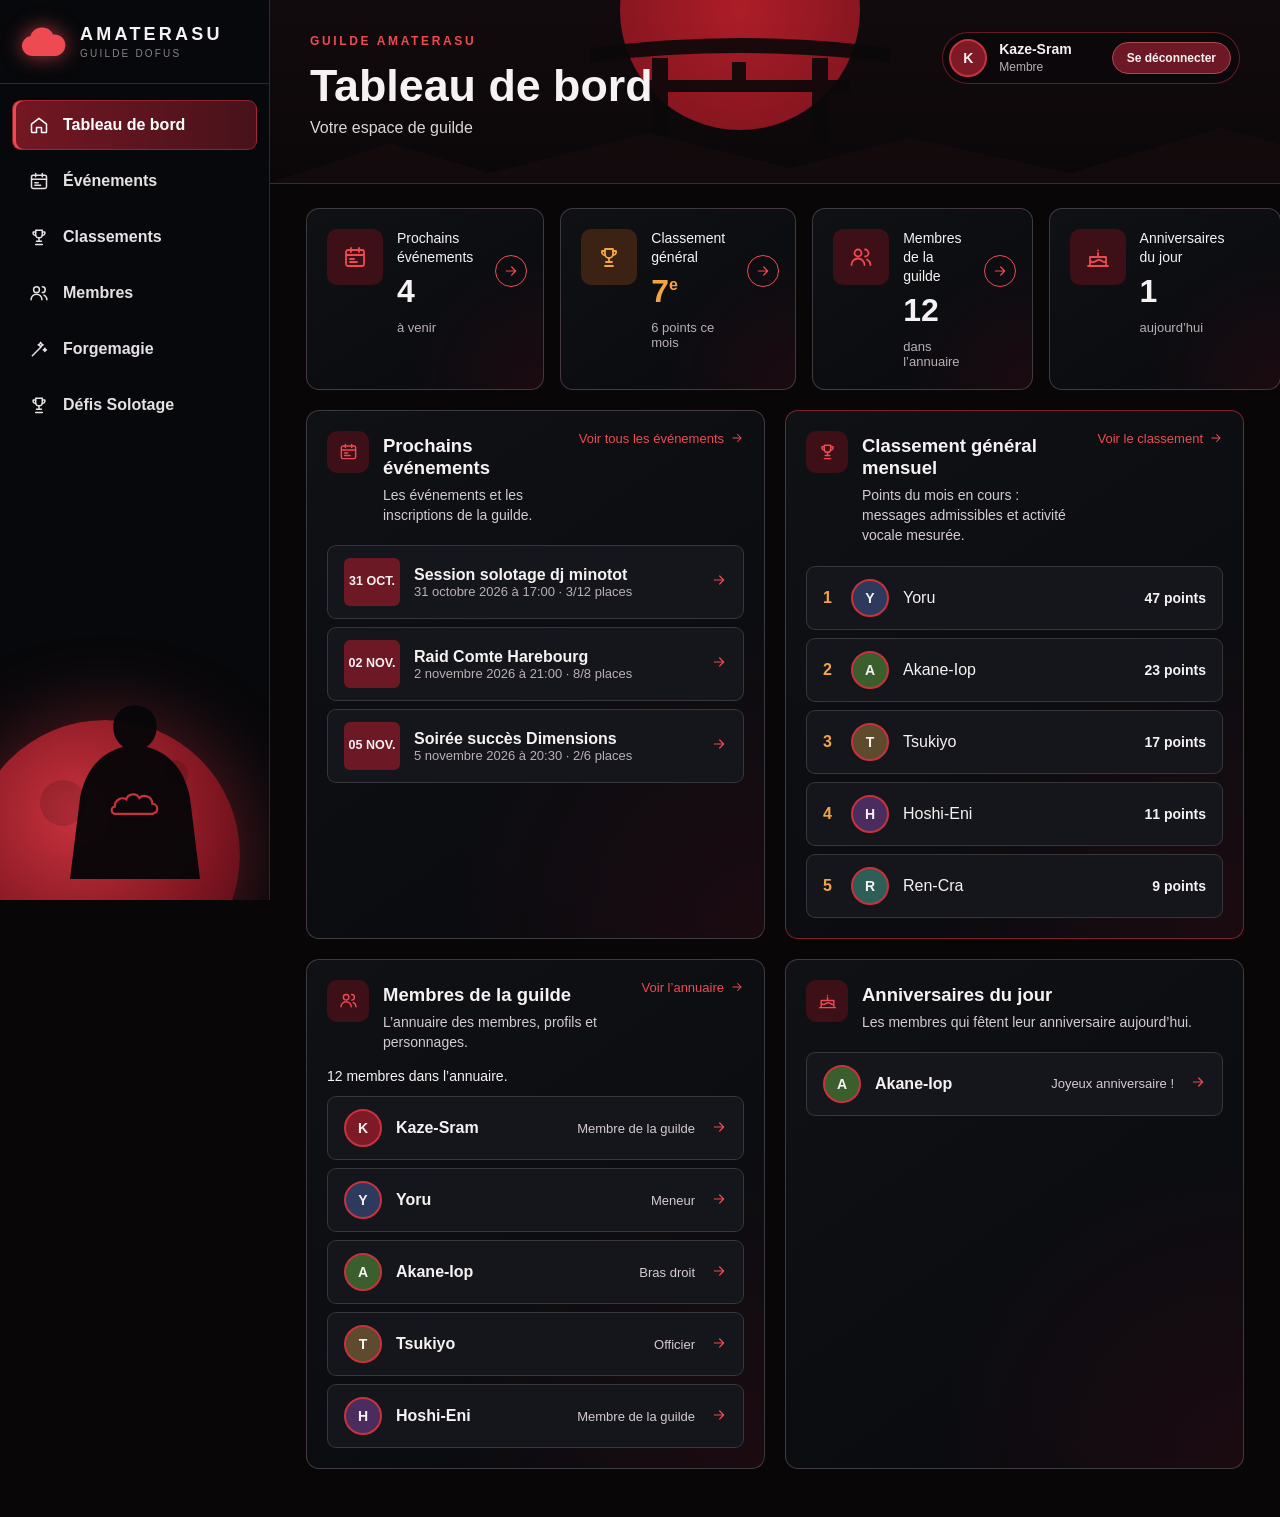
<file: archives/v1-copie-du-site.html>
<!doctype html>
<html lang="fr">
<head>
<meta charset="utf-8">
<meta name="viewport" content="width=device-width, initial-scale=1">
<title>Amaterasu Maquette</title>
<style>
:root{
  --bg:#090608; --side:#07080b; --text:#f6f2f3; --muted:#b9b0b4; --dim:#8a8186;
  --red:#ed4a52; --red-2:#c8323d; --red-deep:#6c1925; --red-line:#a94850;
  --gold:#f2a541; --line:rgba(225,220,225,.16); --line-2:rgba(225,220,225,.22);
  --card:linear-gradient(145deg,#101115,#090a0e);
  --row:#15161b; --green:#3ad17a;
  color-scheme:dark;
}
*{box-sizing:border-box}
html,body{margin:0;background:var(--bg);color:var(--text);font-family:Arial,Helvetica,sans-serif}
a{color:inherit;text-decoration:none}
button,select,input{font:inherit;color:inherit}
.app{display:grid;grid-template-columns:270px 1fr;min-height:100vh}

/* Sidebar */
aside{background:var(--side);border-right:1px solid var(--line);position:sticky;top:0;height:100vh;display:flex;flex-direction:column;overflow:hidden}
.brand{display:flex;gap:14px;align-items:center;padding:24px 20px;border-bottom:1px solid var(--line)}
.brand svg{filter:drop-shadow(0 0 10px rgba(237,74,82,.7))}
.brand b{display:block;letter-spacing:.18em;font-size:18px}
.brand small{display:block;letter-spacing:.22em;font-size:10px;color:var(--dim);margin-top:3px}
nav{padding:16px 12px;display:flex;flex-direction:column;gap:6px;position:relative;z-index:1}
nav a{display:flex;gap:14px;align-items:center;padding:14px 16px;border-radius:9px;font-weight:600;color:#e7e1e3;border:1px solid transparent}
nav a:hover{background:rgba(255,255,255,.04)}
nav a.active{background:linear-gradient(90deg,#741723,#48121b);border-color:rgba(232,57,70,.42);box-shadow:inset 3px 0 0 var(--red);color:#fff}
nav svg{width:20px;height:20px;flex:none}
.side-art{margin-top:auto;position:relative;height:230px;flex:none;pointer-events:none}
@media (max-height:760px){.side-art{height:120px}.side-art svg{display:none}}
.side-art .moon{position:absolute;left:-30px;bottom:-90px;width:270px;height:270px;border-radius:50%;
  background:radial-gradient(circle at 40% 35%,#c8323d,#7d1520 60%,#3a0a10);box-shadow:0 0 80px rgba(200,50,61,.45)}
.side-art .moon::before,.side-art .moon::after{content:"";position:absolute;border-radius:50%;background:rgba(0,0,0,.14)}
.side-art .moon::before{width:46px;height:46px;left:70px;top:60px}
.side-art .moon::after{width:28px;height:28px;left:190px;top:40px}
.side-art svg{position:absolute;left:50%;bottom:20px;transform:translateX(-50%);opacity:.95}

/* Main */
main{min-width:0}
.hero{position:relative;padding:34px 40px 46px;border-bottom:1px solid var(--line);overflow:hidden;
  background:linear-gradient(180deg,#120b0e,#0b0709)}
.hero .sun{position:absolute;right:420px;top:-110px;width:240px;height:240px;border-radius:50%;background:radial-gradient(circle,#c8202c,#8c1520);opacity:.85}
.hero .torii{position:absolute;right:390px;top:28px;opacity:.9}
.hero .mount{position:absolute;inset:auto 0 0 0;height:60px;opacity:.5}
.eyebrow{color:var(--red);font-size:12px;font-weight:700;letter-spacing:.22em;text-transform:uppercase;position:relative}
h1{font-size:44.8px;margin:12px 0 8px;position:relative}
.hero p{margin:0;color:#ddd5d8;position:relative}
.user{position:absolute;right:40px;top:32px;display:flex;align-items:center;gap:12px;padding:6px 8px 6px 6px;border:1px solid rgba(232,57,70,.4);border-radius:999px;background:rgba(10,8,10,.7);z-index:2}
.user b{display:block;font-size:14px}.user small{color:var(--muted);font-size:12px}
.btn-pill{background:var(--red-deep);border:1px solid var(--red-line);border-radius:999px;padding:8px 14px;font-size:12px;font-weight:700;cursor:pointer;margin-left:28px}

.content{padding:24px 36px 48px;display:flex;flex-direction:column;gap:20px}
.grid4{display:grid;grid-template-columns:repeat(4,1fr);gap:16px}
.grid2{display:grid;grid-template-columns:1fr 1fr;gap:20px}
.card{background:radial-gradient(circle at 100% 100%,rgba(94,14,29,.22),transparent 45%),var(--card);border:1px solid var(--line-2);border-radius:13px;padding:20px}
.card.hot{border-color:rgba(232,57,70,.5)}
.stat{display:flex;gap:14px;align-items:flex-start;position:relative;min-height:154px;padding-right:56px}
.stat .go{right:16px!important}
.ico{width:56px;height:56px;border-radius:10px;background:#3d0f17;display:grid;place-items:center;color:var(--red);flex:none}
.ico.gold{background:#3b2213;color:var(--gold)}
.ico svg{width:24px;height:24px}
.stat .lbl{font-size:14px;line-height:1.35}
.stat .val{font-size:32px;font-weight:700;margin:6px 0 10px}
.stat .val.gold{color:var(--gold)}
.stat .sub{font-size:13px;color:var(--muted)}
.stat .go{position:absolute;right:0;top:46px}
.go{width:32px;height:32px;border-radius:50%;border:1px solid var(--red);display:grid;place-items:center;color:var(--red);cursor:pointer}
.go svg{width:16px;height:16px}
.card-h{display:flex;gap:14px;align-items:flex-start;margin-bottom:20px}
.card-h h2{font-size:18.5px;margin:4px 0 6px}
.card-h p{margin:0;font-size:14px;color:#d4cbcf;line-height:1.45}
.card-h .link{margin-left:auto;color:var(--red);font-size:13px;white-space:nowrap;display:flex;gap:6px;align-items:center;cursor:pointer}
.card-h .ico{width:42px;height:42px}
.card-h .ico svg{width:19px;height:19px}
.rows{display:flex;flex-direction:column;gap:8px}
.row{display:flex;align-items:center;gap:14px;background:var(--row);border:1px solid var(--line);border-radius:9px;padding:12px 16px;cursor:pointer}
.row:hover{border-color:rgba(232,57,70,.35)}
.row .rk{color:var(--gold);font-weight:700;width:14px}
.row .nm{font-weight:600}
.row .end{margin-left:auto;font-size:13px;color:#d4cbcf;display:flex;gap:16px;align-items:center}
.row .pts{margin-left:auto;font-weight:700;font-size:14px}
.row .arrow{color:var(--red)}
.date{background:#6c1925;border-radius:6px;width:56px;height:48px;display:grid;place-items:center;font-size:12.5px;font-weight:700;text-align:center;line-height:1.1;flex:none}
.av{width:38px;height:38px;border-radius:50%;display:grid;place-items:center;font-weight:700;border:2px solid var(--red-2);flex:none;font-size:14px}
.av.lg{width:96px;height:96px;font-size:34px}
.small{font-size:13px;color:var(--muted)}
.muted{color:var(--muted)}

/* controls */
.tabs{display:flex;gap:8px;border-bottom:1px solid var(--line);padding-bottom:14px}
.tab{padding:10px 14px;border-radius:8px;background:#121318;border:1px solid var(--line);font-weight:700;font-size:14px;cursor:pointer}
.tab.on{background:linear-gradient(90deg,#741723,#48121b);border-color:rgba(232,57,70,.5);box-shadow:inset 3px 0 0 var(--red)}
.btn{background:linear-gradient(180deg,#d33a45,#a32430);border:1px solid #e0545c;border-radius:7px;padding:11px 16px;font-weight:700;font-size:14px;cursor:pointer;box-shadow:0 6px 18px rgba(200,50,61,.25)}
.filters{display:flex;gap:12px;align-items:flex-end;flex-wrap:wrap}
.filters label{display:flex;flex-direction:column;gap:6px;font-size:14px}
.field{background:#0c0d10;border:1px solid var(--line-2);border-radius:5px;padding:8px 10px;font-size:13px;min-width:120px}
.chk{flex-direction:row!important;align-items:center;padding-bottom:8px}
.ulink{color:var(--red);text-decoration:underline;font-size:14px;padding-bottom:9px;cursor:pointer}
.badge{width:28px;height:28px;border-radius:50%;background:#6c1925;border:1px solid var(--red-line);display:grid;place-items:center;font-size:12px;font-weight:700;margin-left:auto}

/* events */
.ev{display:grid;grid-template-columns:76px 1fr;border:1px solid var(--line);border-radius:9px;overflow:hidden;background:var(--row);margin-top:14px}
.ev .side{background:linear-gradient(180deg,#5f1520,#3c0d14);display:flex;flex-direction:column;align-items:center;justify-content:center;font-weight:700;text-align:center;border-left:3px solid var(--red-2)}
.ev .side small{font-weight:400;font-size:12px;margin-top:4px;color:#e6dadd}
.ev .body{padding:18px 22px}
.ev h3{margin:0 0 6px;color:#ff9aa0;font-size:18px}
.ev .chips{display:flex;gap:8px;flex-wrap:wrap;margin:8px 0 14px}
.chip{background:#3d0f17;border:1px solid #6c2530;border-radius:6px;padding:6px 9px;font-size:12px}
.chip b{display:block;font-size:12.5px}
.ev .foot{display:flex;gap:20px;align-items:center;border-top:1px solid var(--line);padding-top:14px;margin-top:6px}
.bar{flex:1;height:26px;border-radius:999px;border:1px solid var(--red-line);background:#2a0b11;position:relative;overflow:hidden;display:grid;place-items:center;font-size:12px;font-weight:700}
.bar i{position:absolute;inset:0 auto 0 0;background:linear-gradient(90deg,#7d1a26,#a92c38)}
.bar span{position:relative}
.cat{display:inline-block;font-size:11px;font-weight:700;letter-spacing:.05em;text-transform:uppercase;padding:3px 7px;border-radius:4px;background:#2b1a10;color:var(--gold);margin-right:6px}

/* members */
.mgrid{display:grid;grid-template-columns:repeat(5,1fr);gap:12px;margin-top:18px}
.mcard{display:flex;gap:12px;align-items:center;padding:14px;border:1px solid var(--line);border-radius:9px;background:var(--row);cursor:pointer}
.mcard:hover{border-color:rgba(232,57,70,.4)}
.mcard small{display:block;color:var(--muted);font-size:11.5px;margin-top:2px}
.prof{display:flex;gap:22px;align-items:center}
.chars{display:grid;grid-template-columns:repeat(3,1fr);gap:12px}
.char{border:1px solid var(--line);border-radius:9px;padding:14px;background:var(--row)}
.char b{display:block}
.kv{display:grid;grid-template-columns:repeat(3,1fr);gap:12px}
.kv div{background:var(--row);border:1px solid var(--line);border-radius:9px;padding:14px}
.kv b{display:block;font-size:24px;margin-top:6px}

/* fm */
.fmgrid{display:grid;grid-template-columns:repeat(3,1fr);gap:14px}
.fm{border:1px solid var(--line-2);border-radius:9px;padding:16px;background:var(--row)}
.fm.done{border:2px solid var(--green)}
.fm h4{margin:0 0 6px;color:#ffae73;font-size:15px}
.fm .meta{font-size:13px;color:#d4cbcf;font-weight:700}
.fm .k{margin-top:10px;font-weight:700}

/* solotage */
.dgrid{display:grid;grid-template-columns:repeat(4,1fr);gap:16px}
.dj{border:1px solid var(--line-2);border-radius:12px;overflow:hidden;background:#0f1014;cursor:pointer}
.dj .img{height:150px;position:relative;display:grid;place-items:center}
.dj .img span{font-size:42px;opacity:.75}
.dj .txt{padding:12px 14px}
.dj b{display:block}
.dj .rec{position:absolute;top:10px;right:10px;background:rgba(0,0,0,.6);border:1px solid var(--gold);color:var(--gold);font-size:11px;font-weight:700;padding:3px 7px;border-radius:999px}

@media (max-width:1100px){.grid4{grid-template-columns:repeat(2,1fr)}.mgrid{grid-template-columns:repeat(3,1fr)}.dgrid{grid-template-columns:repeat(3,1fr)}}
@media (max-width:820px){
  .app{grid-template-columns:1fr} aside{position:static;height:auto}.side-art{display:none}
  nav{flex-direction:row;overflow-x:auto} nav a{white-space:nowrap;padding:10px 12px}
  .grid2,.grid4,.fmgrid,.chars,.kv{grid-template-columns:1fr}.mgrid,.dgrid{grid-template-columns:1fr 1fr}
  .user{position:static;margin-bottom:18px;width:max-content}.hero{padding:24px 16px}.content{padding:16px}
  h1{font-size:34px}.hero .sun,.hero .torii{display:none}
}
</style>
</head>
<body>
<div class="app">
  <aside>
    <div class="brand">
      <svg width="46" height="30" viewBox="0 0 46 30"><path fill="#ed4a52" d="M12 29a10 10 0 0 1-1.5-19.9A12 12 0 0 1 33 7.5 9 9 0 0 1 36 29Z"/></svg>
      <div><b>AMATERASU</b><small>GUILDE DOFUS</small></div>
    </div>
    <nav id="nav"></nav>
    <div class="side-art">
      <div class="moon"></div>
      <svg width="130" height="190" viewBox="0 0 180 260"><path fill="#060608" d="M90 20c18 0 30 12 30 30 0 12-6 22-14 27 30 8 52 30 60 70l14 113H0l14-113c8-40 30-62 60-70-8-5-14-15-14-27 0-18 12-30 30-30Z"/><path fill="none" stroke="#c8323d" stroke-width="3" d="M62 160c0-10 10-14 16-10 2-8 14-10 18-2 6-6 18-2 18 8 8 0 10 12 0 14H64c-8 0-8-10-2-10Z"/></svg>
    </div>
  </aside>
  <main>
    <header class="hero">
      <div class="sun"></div>
      <svg class="torii" width="300" height="140" viewBox="0 0 300 140"><g fill="#0b0809"><path d="M0 20 Q150 0 300 20 L300 34 Q150 16 0 34Z"/><rect x="40" y="52" width="220" height="12"/><rect x="62" y="30" width="16" height="110"/><rect x="222" y="30" width="16" height="110"/><rect x="142" y="34" width="14" height="24"/></g></svg>
      <svg class="mount" viewBox="0 0 1200 60" preserveAspectRatio="none"><path fill="#1a0d10" d="M0 60 L120 20 L220 50 L380 10 L520 45 L640 15 L800 50 L950 5 L1080 40 L1200 18 L1200 60Z"/></svg>
      <div class="user" id="user"></div>
      <div class="eyebrow">Guilde Amaterasu</div>
      <h1 id="title"></h1>
      <p id="subtitle"></p>
    </header>
    <div class="content" id="view"></div>
  </main>
</div>

<script>
/* ---------- Icônes ---------- */
const I={
  home:'<path d="M3 11 12 4l9 7v9a1 1 0 0 1-1 1h-5v-6H9v6H4a1 1 0 0 1-1-1Z"/>',
  cal:'<rect x="3" y="5" width="18" height="16" rx="2"/><path d="M3 10h18M8 3v4M16 3v4M7 14h4M7 17h7"/>',
  trophy:'<path d="M8 4h8v5a4 4 0 0 1-8 0Z"/><path d="M8 6H5a3 3 0 0 0 3 4M16 6h3a3 3 0 0 1-3 4M12 13v4M8 21h8M9 17h6"/>',
  users:'<circle cx="9" cy="8" r="3.5"/><path d="M2.5 20a6.5 6.5 0 0 1 13 0M16 4.5a3.5 3.5 0 0 1 0 7M18 14.5a6.5 6.5 0 0 1 3.5 5.5"/>',
  wand:'<path d="m4 20 11-11M14 4l1 2 2 1-2 1-1 2-1-2-2-1 2-1ZM19 11l.6 1.4L21 13l-1.4.6L19 15l-.6-1.4L17 13l1.4-.6Z"/>',
  cake:'<path d="M4 21V12h16v9M2 21h20M4 16c2 1.5 4 1.5 6 0s4-1.5 6 0 3 1.5 4 0M12 12V8M12 5.5v.01"/>',
  arrow:'<path d="M5 12h14M13 6l6 6-6 6"/>'
};
const ico=(n,s='')=>`<svg viewBox="0 0 24 24" fill="none" stroke="currentColor" stroke-width="1.8" stroke-linecap="round" stroke-linejoin="round" ${s}>${I[n]}</svg>`;

/* ---------- Données fictives ---------- */
const PAL=['#7d1a26','#2d3a5e','#3b5e2d','#5e4a2d','#4a2d5e','#2d5e58','#5e2d45','#605a24'];
const members=[
  {id:'kaze',  name:'Kaze-Sram',   role:'Membre',     bday:false, msg:4,  voc:2},
  {id:'yoru',  name:'Yoru',        role:'Meneur',     bday:false, msg:28, voc:19},
  {id:'akane', name:'Akane-Iop',   role:'Bras droit', bday:true,  msg:14, voc:9},
  {id:'tsuki', name:'Tsukiyo',     role:'Officier',   bday:false, msg:11, voc:6},
  {id:'hoshi', name:'Hoshi-Eni',   role:'Membre',     bday:false, msg:6,  voc:5},
  {id:'ren',   name:'Ren-Cra',     role:'Membre',     bday:false, msg:7,  voc:2},
  {id:'mizu',  name:'Mizu-Feca',   role:'Officier',   bday:false, msg:3,  voc:4},
  {id:'kitsu', name:'Kitsune-Osa', role:'Membre',     bday:false, msg:5,  voc:1},
  {id:'shiro', name:'Shiro-Xelor', role:'Membre',     bday:false, msg:2,  voc:2},
  {id:'raiden',name:'Raiden',      role:'Membre',     bday:false, msg:1,  voc:2},
  {id:'sora',  name:'Sora-Elio',   role:'Membre',     bday:false, msg:2,  voc:0},
  {id:'kuro',  name:'Kuro-Enu',    role:'Membre',     bday:false, msg:1,  voc:0},
];
members.forEach((m,i)=>{m.color=PAL[i%PAL.length]; m.pts=m.msg+m.voc});
const me=members[0];
me.chars=[{n:'Kaze',c:'Sram',l:200},{n:'Kaze-Mule',c:'Enutrof',l:187},{n:'Petit-Kaze',c:'Eniripsa',l:142}];
me.jobs=[{n:'Bijoutier',l:200},{n:'Joaillomage',l:120},{n:'Paysan',l:60}];
const M=id=>members.find(m=>m.id===id);

const events=[
  {d:'31',m:'OCT.',h:'17:00',title:'Session solotage dj minotot',cat:'Donjon',date:'31 octobre 2026 à 17:00',desc:'On fait le donjon Minotot en solo en même temps et on publie nos scores sur l’appli.',org:'yoru',parts:['yoru','akane','ren'],max:12,wait:[]},
  {d:'02',m:'NOV.',h:'21:00',title:'Raid Comte Harebourg',cat:'Raid',date:'2 novembre 2026 à 21:00',desc:'Raid guilde, prévoir un perso 200 avec une bonne résistance eau.',org:'akane',parts:['akane','tsuki','mizu','hoshi','kaze','yoru','kitsu','shiro'],max:8,wait:['raiden','sora']},
  {d:'05',m:'NOV.',h:'20:30',title:'Soirée succès Dimensions',cat:'Succès',date:'5 novembre 2026 à 20:30',desc:'On enchaîne les succès des dimensions divines, tous niveaux bienvenus.',org:'tsuki',parts:['tsuki','ren'],max:6,wait:[]},
  {d:'09',m:'NOV.',h:'21:00',title:'Percepteurs & AvA',cat:'PvP',date:'9 novembre 2026 à 21:00',desc:'Défense des percepteurs et prise de zone en Alliance contre Alliance.',org:'yoru',parts:['yoru','raiden','kuro','sora'],max:16,wait:[]},
];

const fmOpen=[
  {t:'Cape Ombre Minotot — Vitalité',j:'Façomage',k:'1 200 000',by:'hoshi'},
  {t:'Bottes du Kralamoure — exo PM',j:'Cordomage',k:'8 500 000',by:'ren'},
];
const fmDone=[
  {t:'Anneau padgref EXO PA',j:'Joaillomage',k:'6 000 000',by:'yoru',to:'kaze'},
  {t:'Ceinture Ougah — Sagesse',j:'Costumage',k:'900 000',by:'mizu',to:'tsuki'},
  {t:'Dagues Erhy — Puissance',j:'Forgemage',k:'2 300 000',by:'kitsu',to:'akane'},
];

const dungeons=[
  ['Crypte de Kardorim',10,'💀'],['Château Ensablé',20,'🏰'],['Cour du Bouftou Royal',30,'🐑'],['Donjon des Tofus',40,'🐤'],
  ['Akadémie des Gobs',40,'🎓'],['Donjon des Larves',50,'🐛'],['Château du Wa Wabbit',60,'🐰'],['Antre du Dragon Cochon',100,'🐲'],
  ['Labyrinthe du Minotoror',120,'🐂'],['Ring du Capitaine Ekarlatte',130,'🥊'],['Salle du Minotot',160,'⚔️'],['Tombe du Shogun Tofugawa',160,'⛩️'],
  ['Antre du Kralamoure Géant',180,'🐙'],['Donjon du Comte Harebourg',200,'❄️'],['Tour de Solar',200,'☀️'],['Temple de Koutoulou',200,'🌀'],
];
const records={ 'Salle du Minotot':[['yoru',4,48],['akane',6,42],['ren',9,35]], 'Donjon des Tofus':[['kaze',3,20]], 'Château du Wa Wabbit':[['hoshi',5,30],['tsuki',7,26]], 'Tour de Solar':[['akane',12,60]] };

/* ---------- Helpers ---------- */
const av=(m,cls='')=>`<div class="av ${cls}" style="background:${m.color}">${m.name[0]}</div>`;
const go='<span class="go">'+ico('arrow')+'</span>';
const arrow='<span class="arrow">'+ico('arrow','width="16" height="16"')+'</span>';
const cardH=(icon,t,p,link,href)=>`<div class="card-h"><div class="ico">${ico(icon)}</div><div><h2>${t}</h2><p>${p}</p></div>${link?`<a class="link" href="${href}">${link} ${ico('arrow','width="14" height="14"')}</a>`:''}</div>`;
const sorted=(k)=>[...members].sort((a,b)=>b[k]-a[k]);
const rankOf=m=>sorted('pts').indexOf(m)+1;

/* ---------- Pages ---------- */
const pages={
  dashboard:{nav:'Tableau de bord',icon:'home',title:'Tableau de bord',sub:'Votre espace de guilde',render(){
    const top=sorted('pts').slice(0,5), bd=members.filter(m=>m.bday);
    return `
    <div class="grid4">
      <div class="card stat"><div class="ico">${ico('cal')}</div><div><div class="lbl">Prochains<br>événements</div><div class="val">${events.length}</div><div class="sub">à venir</div></div><a href="#evenements">${go}</a></div>
      <div class="card stat"><div class="ico gold">${ico('trophy')}</div><div><div class="lbl">Classement général</div><div class="val gold">${rankOf(me)}<sup style="font-size:16px">e</sup></div><div class="sub">${me.pts} points ce mois</div></div><a href="#classements">${go}</a></div>
      <div class="card stat"><div class="ico">${ico('users')}</div><div><div class="lbl">Membres de la<br>guilde</div><div class="val">${members.length}</div><div class="sub">dans l’annuaire</div></div><a href="#membres">${go}</a></div>
      <div class="card stat"><div class="ico">${ico('cake')}</div><div><div class="lbl">Anniversaires du jour</div><div class="val">${bd.length}</div><div class="sub">aujourd’hui</div></div></div>
    </div>
    <div class="grid2">
      <div class="card">${cardH('cal','Prochains événements','Les événements et les inscriptions de la guilde.','Voir tous les événements','#evenements')}
        <div class="rows">${events.slice(0,3).map(e=>`<a class="row" href="#evenements"><div class="date">${e.d} ${e.m}</div><div><div class="nm">${e.title}</div><div class="small">${e.date} · ${e.parts.length}/${e.max} places</div></div><span style="margin-left:auto">${arrow}</span></a>`).join('')}</div>
      </div>
      <div class="card hot">${cardH('trophy','Classement général mensuel','Points du mois en cours : messages admissibles et activité vocale mesurée.','Voir le classement','#classements')}
        <div class="rows">${top.map((m,i)=>`<div class="row"><span class="rk">${i+1}</span>${av(m)}<span>${m.name}</span><span class="pts">${m.pts} points</span></div>`).join('')}</div>
      </div>
    </div>
    <div class="grid2">
      <div class="card">${cardH('users','Membres de la guilde','L’annuaire des membres, profils et personnages.','Voir l’annuaire','#membres')}
        <p style="margin:-4px 0 12px;font-size:14px">${members.length} membres dans l’annuaire.</p>
        <div class="rows">${members.slice(0,5).map(m=>`<a class="row" href="#profil/${m.id}">${av(m)}<span class="nm">${m.name}</span><span class="end">${m.role==='Membre'?'Membre de la guilde':m.role} ${arrow}</span></a>`).join('')}</div>
      </div>
      <div class="card">${cardH('cake','Anniversaires du jour','Les membres qui fêtent leur anniversaire aujourd’hui.')}
        <div class="rows">${bd.length?bd.map(m=>`<a class="row" href="#profil/${m.id}">${av(m)}<span class="nm">${m.name}</span><span class="end">Joyeux anniversaire ! ${arrow}</span></a>`).join(''):'<p class="muted">Aucun anniversaire aujourd’hui.</p>'}</div>
      </div>
    </div>`;
  }},

  evenements:{nav:'Événements',icon:'cal',title:'Événements',sub:'Organisez-vous et inscrivez vos personnages aux activités de la guilde.',render(){
    return `
    <div class="card"><button class="btn">Créer un événement</button></div>
    <div class="tabs">${['Liste','Semaine','Mois'].map((t,i)=>`<span class="tab ${i?'':'on'}">${t}</span>`).join('')}</div>
    <div class="card filters">
      <label>Nom<input class="field" placeholder="Rechercher un événement"></label>
      <label>Catégorie<select class="field" style="min-width:0"><option>Toutes</option><option>Donjon</option><option>Succès</option><option>XP</option><option>Guilde</option><option>PvP</option><option>Raid</option><option>Autre</option></select></label>
      <label class="chk"><input type="checkbox"> Inscriptions disponibles</label>
      <button class="btn">Filtrer</button><a class="ulink">Réinitialiser</a>
    </div>
    <div class="card">
      <div style="display:flex"><div><h2 style="margin:0 0 6px;font-size:18.5px">Événements à venir</h2><div style="font-size:14px">Du plus proche au plus lointain.</div></div><span class="badge">${events.length}</span></div>
      ${events.map(e=>{const full=e.parts.length>=e.max, mine=e.parts.includes(me.id);return `
      <div class="ev"><div class="side">${e.d}<br>${e.m}<small>${e.h}</small></div><div class="body">
        <h3>${e.title}</h3><div class="small"><span class="cat">${e.cat}</span>${e.date} (Europe/Paris)</div>
        <p style="margin:12px 0 6px">${e.desc}</p>
        <div class="small">Organisé par <b style="color:#fff">${M(e.org).name}</b></div>
        <div style="font-weight:700;margin-top:14px">Participants (${e.parts.length}/${e.max})</div>
        <div class="chips">${e.parts.map(id=>`<span class="chip"><b>${M(id).name}</b>${M(id).name.toLowerCase()}</span>`).join('')}</div>
        <div style="font-weight:700">Liste d’attente (${e.wait.length})</div>
        <div class="chips">${e.wait.length?e.wait.map(id=>`<span class="chip"><b>${M(id).name}</b>en attente</span>`).join(''):'<span class="small">Personne en attente</span>'}</div>
        <div class="foot"><span class="small">${mine?'Vous êtes inscrit avec <b style="color:#fff">Kaze</b>.':full?'Complet — inscription en liste d’attente.':'Inscrivez un de vos personnages.'}</span>
          <div class="bar"><i style="width:${Math.min(100,e.parts.length/e.max*100)}%"></i><span>${e.parts.length}/${e.max} places</span></div>
          <button class="btn" style="padding:7px 14px">${mine?'Se désinscrire':full?'Liste d’attente':'S’inscrire'}</button></div>
      </div></div>`}).join('')}
    </div>`;
  }},

  classements:{nav:'Classements',icon:'trophy',title:'Classements',sub:'Messages admissibles et activité vocale mesurée sur Discord.',state:'pts',render(){
    const k=this.state, lbl={pts:'Général',voc:'Vocal',msg:'Messages'};
    return `
    <div class="card">
      <div class="card" style="padding:14px;display:flex;gap:8px">${Object.keys(lbl).map(x=>`<span class="tab ${x===k?'on':''}" data-rank="${x}">${lbl[x]}</span>`).join('')}</div>
      <div class="card filters" style="padding:14px;margin-top:12px"><label style="flex-direction:row;align-items:center;gap:10px">Période <select class="field"><option>octobre 2026 (en cours)</option><option>septembre 2026</option><option>août 2026</option></select></label><button class="btn">Afficher</button></div>
    </div>
    <div class="card"><h2 style="margin:0 0 16px;font-size:18.5px">${lbl[k]} · octobre 2026</h2>
      <div class="rows">${sorted(k).map((m,i)=>`<a class="row" href="#profil/${m.id}" ${m===me?'style="border-color:rgba(232,57,70,.6)"':''}><span class="rk" style="width:22px">${i+1}.</span>${av(m)}<span style="text-decoration:underline;color:#ffb48a">${m.name}</span>${m===me?'<span class="cat" style="margin-left:6px">Vous</span>':''}<span class="pts">${m[k]} points</span></a>`).join('')}</div>
    </div>`;
  }},

  membres:{nav:'Membres',icon:'users',title:'Membres',sub:'L’annuaire de la guilde, ses profils et ses personnages.',render(){
    return `
    <div class="tabs"><span class="tab on">Liste des membres</span><a class="tab" href="#profil/${me.id}">Ma page perso</a></div>
    <div class="card">
      <label style="display:flex;flex-direction:column;gap:8px;font-size:14px">Rechercher un membre<input class="field" id="msearch" placeholder="Nom du membre" style="max-width:250px"></label>
      <div class="mgrid" id="mgrid"></div>
    </div>`;
  },after(){
    const f=()=>{const q=(document.getElementById('msearch').value||'').toLowerCase();
      document.getElementById('mgrid').innerHTML=members.filter(m=>m.name.toLowerCase().includes(q)).map(m=>`<a class="mcard" href="#profil/${m.id}">${av(m)}<div><b>${m.name}</b><small>${m.role}</small></div></a>`).join('')};
    document.getElementById('msearch').oninput=f; f();
  }},

  profil:{nav:null,icon:'users',title:'Membres',sub:'L’annuaire de la guilde, ses profils et ses personnages.',navKey:'membres',render(id){
    const m=M(id)||me, isMe=m===me, chars=m.chars||[{n:m.name.split('-')[0],c:m.name.split('-')[1]||'Iop',l:200}], jobs=m.jobs||[];
    return `
    <div class="tabs"><a class="tab" href="#membres">Liste des membres</a><a class="tab ${isMe?'on':''}" href="#profil/${me.id}">Ma page perso</a></div>
    <div class="card prof">${av(m,'lg')}<div><h2 style="margin:0 0 8px">${m.name}</h2><div class="small">${m.role} · ID Discord : 2459931189844${String(37760+members.indexOf(m)).padStart(5,'0')}</div>${isMe?'<button class="btn" style="margin-top:12px">Ajouter un personnage</button>':''}</div></div>
    <div class="card"><h2 style="margin:0 0 6px;font-size:18.5px">Statistiques AMATERASU · mois en cours</h2><p class="small" style="margin:0 0 14px">Messages admissibles et activité vocale mesurée.</p>
      <div class="kv"><div>Rang général<b style="color:var(--gold)">${rankOf(m)}e</b></div><div>Messages<b>${m.msg} pts</b></div><div>Vocal<b>${m.voc} pts</b></div></div></div>
    <div class="card"><h2 style="margin:0 0 14px;font-size:18.5px">Personnages</h2><div class="chars">${chars.map(c=>`<div class="char"><b>${c.n}</b><span class="small">${c.c} · niveau ${c.l}</span></div>`).join('')}</div></div>
    <div class="card"><h2 style="margin:0 0 14px;font-size:18.5px">Métiers</h2>${jobs.length?`<div class="chars">${jobs.map(j=>`<div class="char"><b>${j.n}</b><span class="small">Niveau ${j.l}</span></div>`).join('')}</div>`:'<p class="muted" style="margin:0">Aucun métier renseigné.</p>'}</div>`;
  }},

  fm:{nav:'Forgemagie',icon:'wand',title:'Forgemagie',sub:'Consultez les demandes et proposez votre savoir-faire.',render(){
    return `
    <div style="display:flex;justify-content:flex-end"><button class="btn">Créer une demande</button></div>
    <div class="card filters" style="justify-content:space-between;padding:14px"><label>Métier<select class="field"><option>Tous les métiers</option><option>Joaillomage</option><option>Costumage</option><option>Cordomage</option><option>Sculptemage</option><option>Forgemage</option><option>Façomage</option></select></label><span style="font-size:14px;padding-bottom:9px">${fmOpen.length+fmDone.length} demandes</span></div>
    <div class="card"><h2 style="margin:0 0 14px;font-size:18.5px">Demandes en cours</h2><div class="fmgrid">${fmOpen.map(f=>`<div class="fm"><h4>${f.t}</h4><div class="meta">${f.j} · En attente d’un forgemage</div><div class="k">${f.k} kamas</div><div class="small" style="margin-top:6px">Demandé par ${M(f.by).name}</div><button class="btn" style="margin-top:12px;padding:7px 12px;font-size:13px">Proposer mes services</button></div>`).join('')}</div></div>
    <div class="card"><h2 style="margin:0 0 14px;font-size:18.5px">Historique des demandes terminées</h2><div class="fmgrid">${fmDone.map(f=>`<div class="fm done"><h4>${f.t}</h4><div class="meta">${f.j} · Aboutie</div><div class="k">${f.k} kamas</div><div class="small" style="margin-top:6px">${M(f.by).name} → ${M(f.to).name}</div></div>`).join('')}</div></div>`;
  }},

  solotage:{nav:'Défis Solotage',icon:'trophy',title:'Défis Solotage',sub:'Catalogue des donjons et performances en solitaire.',render(){
    const all=Object.entries(records).flatMap(([d,r])=>r.map(([id,tours,pts])=>({d,m:M(id),tours,pts}))).sort((a,b)=>b.pts-a.pts).slice(0,10);
    return `
    <div class="card"><h2 style="margin:0 0 6px;font-size:18.5px">Top 10 général</h2><p class="small" style="margin:0 0 14px">Les égalités de points partagent le même rang.</p>
      <div class="rows">${all.map((r,i)=>`<div class="row"><span class="rk" style="width:22px">${i+1}.</span>${av(r.m)}<div><div class="nm">${r.m.name}</div><div class="small">${r.d} · ${r.tours} tours</div></div><span class="pts">${r.pts} points</span></div>`).join('')}</div></div>
    <div class="card"><h2 style="margin:0 0 6px;font-size:18.5px">Catalogue des donjons</h2><p class="small" style="margin:0">Choisissez un donjon pour enregistrer un solotage.</p></div>
    <div class="card filters" style="padding:14px">
      <label>Nom<input class="field" style="min-width:180px"></label>
      <label>Niveau<select class="field"><option>Tous</option><option>1-50</option><option>51-100</option><option>101-150</option><option>151-200</option></select></label>
      <label>Records<select class="field"><option>Tous</option><option>Avec records</option><option>Sans record</option></select></label>
      <label>Tri<select class="field"><option>Niveau croissant</option><option>Nom</option><option>Participants</option></select></label>
    </div>
    <div class="dgrid">${dungeons.map(([n,l,e],i)=>{const r=records[n]||[];return `<div class="dj"><div class="img" style="background:linear-gradient(160deg,${PAL[i%PAL.length]},#0d0e12)"><span>${e}</span>${r.length?`<span class="rec">🏆 ${M(r[0][0]).name}</span>`:''}</div><div class="txt"><b>${n}</b><span class="small">Niveau ${l} · ${r.length} record${r.length>1?'s':''}</span></div></div>`}).join('')}</div>`;
  }},
};

/* ---------- Routeur ---------- */
document.getElementById('user').innerHTML=`${av(me)}<div><b>${me.name}</b><small>${me.role}</small></div><button class="btn-pill">Se déconnecter</button>`;
function route(){
  const [key,arg]=(location.hash.slice(1)||'dashboard').split('/');
  const p=pages[key]||pages.dashboard, active=p.navKey||key;
  document.getElementById('nav').innerHTML=Object.entries(pages).filter(([,v])=>v.nav).map(([k,v])=>`<a href="#${k}" class="${k===active?'active':''}">${ico(v.icon)}${v.nav}</a>`).join('');
  document.getElementById('title').textContent=p.title;
  document.getElementById('subtitle').textContent=p.sub;
  document.getElementById('view').innerHTML=p.render(arg);
  p.after&&p.after();
  document.querySelectorAll('[data-rank]').forEach(t=>t.onclick=()=>{pages.classements.state=t.dataset.rank;route()});
  window.scrollTo(0,0);
}
addEventListener('hashchange',route); route();
</script>
</body>
</html>
</file>
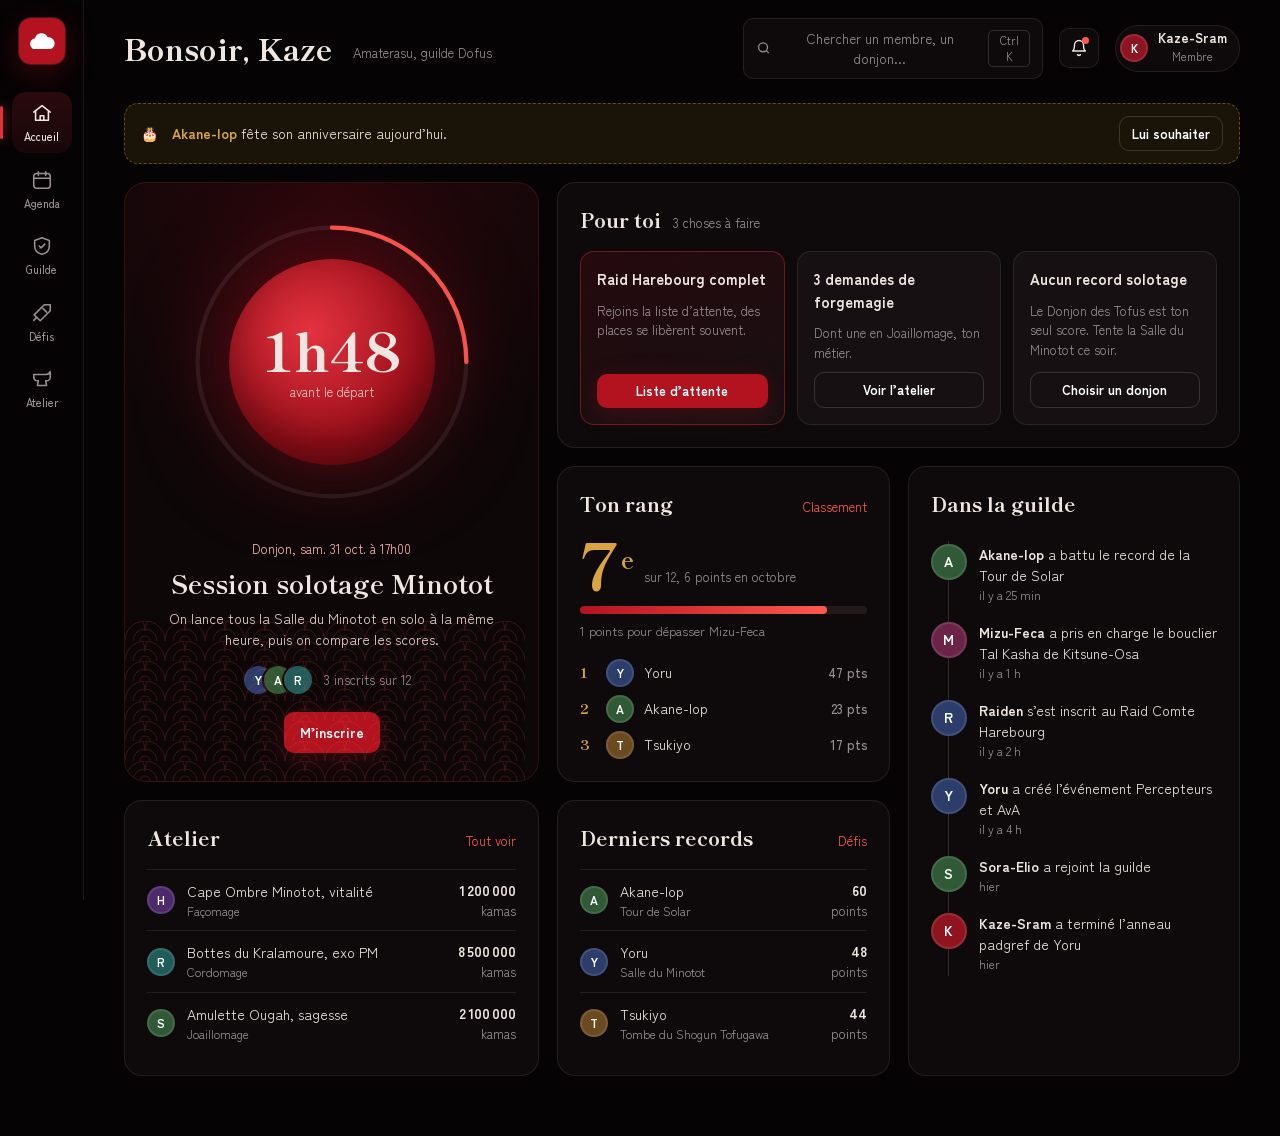
<file: archives/v2-fichier-unique.html>
<!doctype html>
<html lang="fr">
<head>
<meta charset="utf-8">
<meta name="viewport" content="width=device-width, initial-scale=1">
<title>Amaterasu v2</title>
<link rel="preconnect" href="https://fonts.googleapis.com">
<link rel="preconnect" href="https://fonts.gstatic.com" crossorigin>
<link href="https://fonts.googleapis.com/css2?family=Shippori+Mincho+B1:wght@600;800&family=Zen+Kaku+Gothic+New:wght@400;500;700&display=swap" rel="stylesheet">
<style>
:root{
  --sumi:#050304;        /* fond */
  --ink:#0e0a0b;         /* surfaces */
  --ink-2:#161012;       /* surfaces relevées */
  --laque:#b3121f;       /* rouge laque */
  --laque-hi:#e0303c;    /* rouge vif / focus */
  --ember:#ff5a4f;       /* accents lumineux */
  --kin:#d9a441;         /* or, rangs */
  --washi:#efe6e1;       /* texte */
  --ash:#9a8f92;         /* texte secondaire */
  --hair:rgba(239,230,225,.09);
  --hair-2:rgba(239,230,225,.16);
  --serif:"Shippori Mincho B1",Georgia,serif;
  --sans:"Zen Kaku Gothic New",system-ui,sans-serif;
  color-scheme:dark;
}
*{box-sizing:border-box}
html,body{margin:0;background:var(--sumi);color:var(--washi);font-family:var(--sans);font-size:15px;line-height:1.5}
a{color:inherit;text-decoration:none}
button,input,select{font:inherit;color:inherit}
button{cursor:pointer}
:focus-visible{outline:2px solid var(--laque-hi);outline-offset:2px;border-radius:6px}
@media (prefers-reduced-motion:reduce){*{animation:none!important;transition:none!important}}

/* ---------- Shell ---------- */
.shell{display:grid;grid-template-columns:84px 1fr;min-height:100vh}
.rail{position:sticky;top:0;height:100vh;display:flex;flex-direction:column;align-items:center;gap:6px;padding:18px 0;border-right:1px solid var(--hair);background:var(--sumi);z-index:5}
.seal{width:46px;height:46px;border-radius:12px;background:var(--laque);display:grid;place-items:center;margin-bottom:22px;box-shadow:0 0 0 1px #ff6b6b33,0 8px 30px #b3121f55}
.seal svg{width:26px}
.rail a{width:60px;padding:10px 0 8px;border-radius:14px;display:flex;flex-direction:column;align-items:center;gap:4px;color:var(--ash);font-size:11px;font-weight:500;position:relative}
.rail a svg{width:22px;height:22px}
.rail a:hover{color:var(--washi);background:var(--ink-2)}
.rail a.on{color:var(--washi);background:linear-gradient(180deg,#2a0a0e,#170709)}
.rail a.on::before{content:"";position:absolute;left:-12px;top:14px;bottom:14px;width:3px;border-radius:3px;background:var(--laque-hi);box-shadow:0 0 12px var(--laque-hi)}
.rail .spacer{flex:1}

.top{position:sticky;top:0;z-index:4;display:flex;align-items:center;gap:16px;padding:18px 40px;background:linear-gradient(180deg,var(--sumi) 70%,transparent)}
.top h1{font-family:var(--serif);font-weight:800;font-size:30px;margin:0;letter-spacing:.01em}
.top .guild{color:var(--ash);font-size:13px;margin-left:4px;padding-top:8px}
.search{margin-left:auto;display:flex;align-items:center;gap:10px;width:300px;padding:9px 12px;border-radius:10px;background:var(--ink);border:1px solid var(--hair);color:var(--ash);font-size:13.5px}
.search kbd{margin-left:auto;font-family:var(--sans);font-size:11px;border:1px solid var(--hair-2);border-radius:5px;padding:1px 6px}
.iconbtn{width:40px;height:40px;border-radius:10px;border:1px solid var(--hair);background:var(--ink);display:grid;place-items:center;position:relative;color:var(--washi)}
.iconbtn .dot{position:absolute;top:8px;right:9px;width:7px;height:7px;border-radius:50%;background:var(--ember)}
.me{display:flex;align-items:center;gap:10px;padding:4px 12px 4px 4px;border-radius:999px;border:1px solid var(--hair);background:var(--ink)}
.me b{font-size:13.5px;display:block;line-height:1.1}.me small{color:var(--ash);font-size:11.5px}

.page{padding:6px 40px 60px;max-width:1440px}

/* ---------- Éléments communs ---------- */
.av{width:36px;height:36px;border-radius:50%;display:grid;place-items:center;font-weight:700;font-size:14px;flex:none;color:#fff;box-shadow:inset 0 0 0 2px #ffffff1a}
.av.sm{width:28px;height:28px;font-size:12px}
.av.lg{width:84px;height:84px;font-size:32px;font-family:var(--serif)}
.panel{background:var(--ink);border:1px solid var(--hair);border-radius:18px;padding:22px}
.panel h2{font-family:var(--serif);font-weight:800;font-size:20px;margin:0}
.ph{display:flex;align-items:baseline;gap:12px;margin-bottom:16px}
.ph a.more{margin-left:auto;color:var(--ember);font-size:13px}
.ph a.more:hover{text-decoration:underline}
.ash{color:var(--ash)}
.btn{border:0;border-radius:10px;padding:10px 16px;font-weight:700;font-size:14px;background:var(--laque);color:#fff;box-shadow:0 6px 24px #b3121f44}
.btn:hover{background:var(--laque-hi)}
.btn.ghost{background:transparent;border:1px solid var(--hair-2);box-shadow:none}
.btn.ghost:hover{border-color:var(--laque-hi)}
.btn.sm{padding:7px 12px;font-size:13px}
.chips{display:flex;gap:8px;flex-wrap:wrap}
.chip{border:1px solid var(--hair-2);background:transparent;border-radius:999px;padding:7px 14px;font-size:13px;color:var(--ash)}
.chip:hover{color:var(--washi)}
.chip.on{background:var(--washi);color:var(--sumi);border-color:var(--washi);font-weight:700}
.seg{display:inline-flex;padding:4px;border-radius:12px;background:var(--ink);border:1px solid var(--hair)}
.seg button{border:0;background:transparent;padding:8px 16px;border-radius:9px;color:var(--ash);font-weight:700;font-size:13.5px}
.seg button.on{background:var(--laque);color:#fff}
.input{background:var(--ink);border:1px solid var(--hair);border-radius:10px;padding:9px 12px;min-width:240px}
.tag{display:inline-block;font-size:11.5px;font-weight:700;padding:2px 8px;border-radius:6px;background:#2a0a0e;color:#ff9f97}
.tag.kin{background:#2b2010;color:var(--kin)}
.tag.ok{background:#0f2418;color:#6fdc9a}

/* ---------- Accueil ---------- */
.bento{display:grid;grid-template-columns:1.25fr 1fr 1fr;grid-template-areas:"sun todo todo" "sun rank feed" "atelier defis feed";gap:18px}
.sun-card{grid-area:sun;position:relative;overflow:hidden;border-radius:22px;padding:28px;min-height:520px;display:flex;flex-direction:column;
  background:radial-gradient(120% 80% at 50% 0%,#2a070c 0%,#0e0708 60%);border:1px solid #ff5a4f22}
.waves{position:absolute;inset:auto 0 0 0;height:160px;opacity:.18}
.sun{position:relative;width:min(340px,80%);aspect-ratio:1;margin:8px auto 0}
.sun .disc{position:absolute;inset:14%;border-radius:50%;background:radial-gradient(circle at 40% 35%,#e3333f,#9c0f1a 62%,#5a060d);box-shadow:0 0 90px #b3121f88,inset 0 -20px 40px #00000055;display:grid;place-items:center;text-align:center}
.sun svg.ring{position:absolute;inset:0;transform:rotate(-90deg)}
.sun .t{font-family:var(--serif);font-weight:800;font-size:54px;line-height:1;letter-spacing:-.01em}
.sun .u{font-size:13px;opacity:.85;margin-top:6px}
.sun-card .next{position:relative;margin-top:auto;text-align:center}
.sun-card .next .k{color:#ffb3ac;font-size:13px}
.sun-card .next h3{font-family:var(--serif);font-size:26px;margin:4px 0 6px}
.sun-card .next p{margin:0 0 16px;color:#e5d4d1;font-size:14px}
.stack{display:flex;justify-content:center;align-items:center;gap:12px;margin-bottom:18px}
.stack .avs{display:flex}.stack .avs .av{margin-left:-8px;box-shadow:0 0 0 2px #1a0709}
.todo{grid-area:todo}
.todo ul{list-style:none;margin:0;padding:0;display:grid;grid-template-columns:repeat(3,1fr);gap:12px}
.todo li{border:1px solid var(--hair);border-radius:14px;padding:16px;background:var(--ink-2);display:flex;flex-direction:column;gap:10px}
.todo li.urgent{border-color:#e0303c66;background:linear-gradient(160deg,#25090d,var(--ink-2))}
.todo li b{font-size:15px}
.todo li span{color:var(--ash);font-size:13px;flex:1}
.rank{grid-area:rank}
.rank .big{display:flex;align-items:flex-end;gap:10px;margin:2px 0 14px}
.rank .big b{font-family:var(--serif);font-size:64px;line-height:.9;color:var(--kin)}
.rank .big span{color:var(--ash);font-size:13px;padding-bottom:6px}
.meter{height:8px;border-radius:99px;background:#241a1c;overflow:hidden}
.meter i{display:block;height:100%;border-radius:99px;background:linear-gradient(90deg,var(--laque),var(--ember))}
.podium-mini{display:flex;flex-direction:column;gap:8px;margin-top:18px}
.podium-mini div{display:flex;align-items:center;gap:10px;font-size:14px}
.podium-mini em{font-style:normal;width:16px;color:var(--kin);font-family:var(--serif);font-weight:800}
.podium-mini b{margin-left:auto;font-weight:500;color:var(--ash);font-size:13px}
.feed{grid-area:feed}
.feed ol{list-style:none;margin:0;padding:0;position:relative}
.feed ol::before{content:"";position:absolute;left:17px;top:6px;bottom:6px;width:1px;background:var(--hair-2)}
.feed li{display:flex;gap:12px;padding:9px 0;position:relative;font-size:14px}
.feed li .av{z-index:1}
.feed li small{display:block;color:var(--ash);font-size:12px}
.atelier-mini{grid-area:atelier}
.defis-mini{grid-area:defis}
.mini-row{display:flex;align-items:center;gap:12px;padding:10px 0;border-top:1px solid var(--hair);font-size:14px}
.mini-row:first-of-type{border-top:0}
.mini-row .r{margin-left:auto;text-align:right;font-size:13px;color:var(--ash)}
.mini-row .r b{display:block;color:var(--washi);font-size:14px}
.bday{display:flex;align-items:center;gap:14px;margin-bottom:18px;padding:12px 16px;border-radius:14px;border:1px dashed #d9a44166;background:#1a1408;font-size:14px}
.bday b{color:var(--kin)}
.bday .btn{margin-left:auto}

/* ---------- Agenda ---------- */
.week{display:grid;grid-template-columns:repeat(7,1fr);gap:10px;margin-bottom:22px}
.day{border:1px solid var(--hair);border-radius:14px;padding:12px;background:var(--ink);min-height:96px;text-align:left}
.day.today{border-color:var(--laque-hi);box-shadow:inset 0 0 0 1px var(--laque-hi)}
.day .dn{color:var(--ash);font-size:12px}
.day .dd{font-family:var(--serif);font-size:26px;font-weight:800;line-height:1.1}
.day .ev-dot{margin-top:6px;font-size:11.5px;padding:3px 7px;border-radius:6px;background:#2a0a0e;color:#ffb3ac;white-space:nowrap;overflow:hidden;text-overflow:ellipsis}
.bar-row{display:flex;gap:12px;align-items:center;justify-content:space-between;flex-wrap:wrap;margin-bottom:16px}
.ticket{display:grid;grid-template-columns:110px 1fr 220px;border:1px solid var(--hair);border-radius:18px;background:var(--ink);overflow:hidden;margin-bottom:14px}
.ticket .when{background:linear-gradient(180deg,#3a0910,#1c0609);display:flex;flex-direction:column;justify-content:center;align-items:center;border-right:2px dashed #050304}
.ticket .when b{font-family:var(--serif);font-size:38px;line-height:1}
.ticket .when span{font-size:13px;color:#ffb3ac}
.ticket .what{padding:18px 22px}
.ticket h3{font-family:var(--serif);font-size:21px;margin:6px 0 4px}
.ticket p{margin:0;color:#d8cbc8;font-size:14px}
.ticket .who{display:flex;align-items:center;gap:10px;margin-top:12px;font-size:13px;color:var(--ash)}
.ticket .who .avs{display:flex}.ticket .who .avs .av{margin-left:-6px;box-shadow:0 0 0 2px var(--ink)}
.ticket .act{padding:18px;border-left:1px solid var(--hair);display:flex;flex-direction:column;justify-content:center;gap:10px}
.places{font-size:13px;color:var(--ash)}
.places b{color:var(--washi);font-size:15px}

/* ---------- Guilde ---------- */
.podium{display:grid;grid-template-columns:1fr 1.15fr 1fr;align-items:end;gap:16px;margin-bottom:22px}
.step{border:1px solid var(--hair);border-radius:18px 18px 6px 6px;background:var(--ink);text-align:center;padding:22px 16px 18px;cursor:pointer}
.step:hover{border-color:var(--hair-2)}
.step .pos{font-family:var(--serif);font-weight:800;font-size:40px;line-height:1;color:var(--ash)}
.step.p1{padding-top:34px;background:linear-gradient(180deg,#2b1f0c,var(--ink) 70%);border-color:#d9a44155}
.step.p1 .pos{color:var(--kin);font-size:54px}
.step .av{margin:12px auto 8px}
.step b{display:block;font-size:16px}
.step span{color:var(--ash);font-size:13px}
.tbl{width:100%;border-collapse:collapse;font-size:14px}
.tbl th{text-align:left;color:var(--ash);font-weight:500;font-size:12.5px;padding:0 12px 10px}
.tbl td{padding:10px 12px;border-top:1px solid var(--hair)}
.tbl tr.row{cursor:pointer}
.tbl tr.row:hover td{background:var(--ink-2)}
.tbl tr.mine td{background:#1d080b}
.tbl .num{text-align:right;font-variant-numeric:tabular-nums}
.tbl .who{display:flex;align-items:center;gap:10px}
.tbl .rk{font-family:var(--serif);font-weight:800;width:40px;color:var(--ash)}
.mbar{width:120px;height:6px;border-radius:9px;background:#241a1c;overflow:hidden;display:inline-block;vertical-align:middle}
.mbar i{display:block;height:100%;background:var(--laque-hi)}

/* ---------- Défis ---------- */
.defis{display:grid;grid-template-columns:320px 1fr;gap:20px;align-items:start}
.defis .side{position:sticky;top:90px}
.top10 li{display:flex;align-items:center;gap:10px;padding:9px 0;border-top:1px solid var(--hair);font-size:14px}
.top10 li:first-child{border-top:0}
.top10 em{font-style:normal;font-family:var(--serif);font-weight:800;width:22px;color:var(--ash)}
.top10 li:nth-child(-n+3) em{color:var(--kin)}
.top10 small{display:block;color:var(--ash);font-size:12px}
.top10 b{margin-left:auto;font-size:13.5px}
.tiles{display:grid;grid-template-columns:repeat(auto-fill,minmax(190px,1fr));gap:14px}
.tile{position:relative;border-radius:16px;overflow:hidden;border:1px solid var(--hair);background:var(--ink);text-align:left;padding:0;cursor:pointer}
.tile:hover{border-color:var(--laque-hi)}
.tile .art{height:120px;position:relative;display:flex;align-items:flex-end;justify-content:space-between;padding:12px}
.tile .art .lv{font-family:var(--serif);font-weight:800;font-size:40px;line-height:.9;color:#fff;text-shadow:0 2px 20px #0008}
.tile .art .lv small{display:block;font-family:var(--sans);font-size:11px;font-weight:500;opacity:.8}
.tile .art .em{font-size:34px}
.tile .nm{padding:10px 12px 12px;font-weight:700;font-size:14px}
.tile .nm small{display:block;font-weight:400;color:var(--ash);font-size:12px}
.tile .crown{position:absolute;top:10px;left:10px}

/* ---------- Atelier ---------- */
.kanban{display:grid;grid-template-columns:repeat(3,1fr);gap:16px;align-items:start}
.col{background:var(--ink);border:1px solid var(--hair);border-radius:18px;padding:14px}
.col h3{font-family:var(--serif);font-size:18px;margin:4px 6px 12px;display:flex;align-items:center;gap:8px}
.col h3 span{font-family:var(--sans);font-size:12px;color:var(--ash);font-weight:500}
.job{border:1px solid var(--hair);border-radius:14px;padding:14px;background:var(--ink-2);margin-bottom:10px}
.job b{display:block;font-size:15px;margin:6px 0 4px}
.job .k{font-family:var(--serif);font-weight:800;font-size:20px;color:var(--kin)}
.job .k small{font-family:var(--sans);font-size:12px;font-weight:500;color:var(--ash)}
.job .who{display:flex;align-items:center;gap:8px;margin-top:10px;font-size:13px;color:var(--ash)}
.job .who .btn{margin-left:auto}

/* ---------- Drawer / palette / toast ---------- */
.scrim{position:fixed;inset:0;background:#000a;opacity:0;pointer-events:none;transition:opacity .2s;z-index:20}
.scrim.on{opacity:1;pointer-events:auto}
.drawer{position:fixed;top:0;right:0;height:100vh;width:min(440px,100%);background:var(--ink);border-left:1px solid var(--hair-2);z-index:21;transform:translateX(100%);transition:transform .25s ease;overflow:auto;padding:26px}
.drawer.on{transform:none}
.drawer .x{position:absolute;top:18px;right:18px}
.drawer h2{font-family:var(--serif);font-size:26px;margin:14px 0 2px}
.drawer h4{font-family:var(--serif);font-size:16px;margin:24px 0 10px}
.stats3{display:grid;grid-template-columns:repeat(3,1fr);gap:10px}
.stats3 div{border:1px solid var(--hair);border-radius:12px;padding:12px;font-size:12.5px;color:var(--ash)}
.stats3 b{display:block;font-family:var(--serif);font-size:24px;color:var(--washi)}
.list-plain{display:flex;flex-direction:column;gap:8px}
.list-plain div{display:flex;justify-content:space-between;border:1px solid var(--hair);border-radius:10px;padding:10px 12px;font-size:14px}
.list-plain span{color:var(--ash)}
.palette{position:fixed;left:50%;top:14vh;transform:translateX(-50%) scale(.98);width:min(560px,92vw);background:var(--ink);border:1px solid var(--hair-2);border-radius:16px;z-index:22;opacity:0;pointer-events:none;transition:.15s;box-shadow:0 30px 80px #000}
.palette.on{opacity:1;pointer-events:auto;transform:translateX(-50%)}
.palette input{width:100%;border:0;border-bottom:1px solid var(--hair);background:transparent;padding:16px 18px;font-size:16px;outline:none}
.palette ul{list-style:none;margin:0;padding:8px;max-height:50vh;overflow:auto}
.palette li a{display:flex;align-items:center;gap:12px;padding:10px 12px;border-radius:10px;font-size:14px}
.palette li a:hover,.palette li a.sel{background:var(--ink-2)}
.palette li small{margin-left:auto;color:var(--ash)}
.toast{position:fixed;bottom:24px;left:50%;transform:translate(-50%,20px);background:var(--washi);color:var(--sumi);padding:12px 18px;border-radius:12px;font-weight:700;font-size:14px;opacity:0;transition:.2s;z-index:30}
.toast.on{opacity:1;transform:translate(-50%,0)}

/* ---------- Responsive ---------- */
@media (max-width:1180px){
  .bento{grid-template-columns:1fr 1fr;grid-template-areas:"sun todo" "sun rank" "feed feed" "atelier defis"}
  .todo ul{grid-template-columns:1fr}
  .ticket{grid-template-columns:90px 1fr}.ticket .act{grid-column:1/-1;border-left:0;border-top:1px solid var(--hair);flex-direction:row;align-items:center;justify-content:space-between}
  .defis{grid-template-columns:1fr}.defis .side{position:static}
}
@media (max-width:760px){
  .shell{grid-template-columns:1fr}
  .rail{position:fixed;top:auto;bottom:0;left:0;right:0;height:auto;flex-direction:row;justify-content:space-around;padding:6px 4px calc(6px + env(safe-area-inset-bottom));border-right:0;border-top:1px solid var(--hair);background:#050304f2;backdrop-filter:blur(10px)}
  .rail .seal,.rail .spacer{display:none}
  .rail a{width:auto;flex:1}
  .rail a.on::before{left:30%;right:30%;top:-7px;bottom:auto;width:auto;height:3px}
  .top{padding:14px 16px}.top h1{font-size:24px}.top .guild,.search span,.search kbd,.me div{display:none}
  .search{width:auto;margin-left:auto}
  .page{padding:4px 16px 100px}
  .bento{grid-template-columns:1fr;grid-template-areas:"sun" "todo" "rank" "feed" "atelier" "defis"}
  .sun-card{min-height:auto}
  .week{grid-template-columns:repeat(7,64px);overflow-x:auto}
  .kanban{grid-template-columns:1fr}
  .podium{gap:8px}.step{padding:14px 6px}.step .pos{font-size:28px}.step.p1 .pos{font-size:36px}
  .tbl .hide-m{display:none}
  .input{min-width:0;width:100%}
}
</style>
</head>
<body>
<div class="shell">
  <nav class="rail" id="rail" aria-label="Navigation principale"></nav>
  <div>
    <header class="top">
      <h1 id="ptitle"></h1><span class="guild">Amaterasu, guilde Dofus</span>
      <button class="search" id="openPal" aria-label="Rechercher"><svg width="16" height="16" viewBox="0 0 24 24" fill="none" stroke="currentColor" stroke-width="2"><circle cx="11" cy="11" r="7"/><path d="m20 20-3.5-3.5"/></svg><span>Chercher un membre, un donjon…</span><kbd>Ctrl K</kbd></button>
      <button class="iconbtn" aria-label="Notifications"><svg width="18" height="18" viewBox="0 0 24 24" fill="none" stroke="currentColor" stroke-width="1.8"><path d="M6 8a6 6 0 1 1 12 0c0 7 3 8 3 8H3s3-1 3-8M10 20a2 2 0 0 0 4 0"/></svg><span class="dot"></span></button>
      <button class="me" id="meBtn"></button>
    </header>
    <main class="page" id="view"></main>
  </div>
</div>
<div class="scrim" id="scrim"></div>
<aside class="drawer" id="drawer" aria-hidden="true"></aside>
<div class="palette" id="pal"><input id="palIn" placeholder="Aller à…" aria-label="Rechercher"><ul id="palList"></ul></div>
<div class="toast" id="toast"></div>

<script>
/* ================= Données fictives ================= */
const PAL=['#8f1420','#2c3d6b','#2f5a35','#6b4a1f','#4c2a6b','#1f5c5a','#6b2448','#5a5520'];
const CLASSES=['Sram','Iop','Eniripsa','Cra','Feca','Osamodas','Xélor','Pandawa','Eliotrope','Enutrof','Sadida','Zobal'];
const members=[
  ['kaze','Kaze-Sram','Membre',4,2],['yoru','Yoru','Meneur',28,19],['akane','Akane-Iop','Bras droit',14,9],
  ['tsuki','Tsukiyo','Officier',11,6],['hoshi','Hoshi-Eni','Membre',6,5],['ren','Ren-Cra','Membre',7,2],
  ['mizu','Mizu-Feca','Officier',3,4],['kitsu','Kitsune-Osa','Membre',5,1],['shiro','Shiro-Xelor','Membre',2,2],
  ['raiden','Raiden','Membre',1,2],['sora','Sora-Elio','Membre',2,0],['kuro','Kuro-Enu','Membre',1,0],
].map(([id,name,role,msg,voc],i)=>({id,name,role,msg,voc,pts:msg+voc,color:PAL[i%PAL.length],cls:CLASSES[i],lvl:200-((i*7)%40)}));
const M=id=>members.find(m=>m.id===id);
const me=M('kaze');
me.chars=[{n:'Kaze',c:'Sram',l:200},{n:'Kaze-Mule',c:'Enutrof',l:187},{n:'Petit-Kaze',c:'Eniripsa',l:142}];
me.jobs=[{n:'Bijoutier',l:200},{n:'Joaillomage',l:120},{n:'Paysan',l:60}];
const bdays=['akane'];

// "maintenant" figé pour la maquette : samedi 31 oct. 2026, 15:12
const NOW=new Date(2026,9,31,15,12);
const events=[
  {id:'e1',at:new Date(2026,9,31,17,0),title:'Session solotage Minotot',cat:'Donjon',desc:'On lance tous la Salle du Minotot en solo à la même heure, puis on compare les scores.',org:'yoru',parts:['yoru','akane','ren'],max:12,wait:[]},
  {id:'e2',at:new Date(2026,10,2,21,0),title:'Raid Comte Harebourg',cat:'Raid',desc:'Perso 200 conseillé, bonne résistance eau. Vocal obligatoire.',org:'akane',parts:['akane','tsuki','mizu','hoshi','yoru','kitsu','shiro','raiden'],max:8,wait:['sora','kuro']},
  {id:'e3',at:new Date(2026,10,5,20,30),title:'Soirée succès Dimensions',cat:'Succès',desc:'On enchaîne les succès des dimensions divines. Tous niveaux bienvenus.',org:'tsuki',parts:['tsuki','ren'],max:6,wait:[]},
  {id:'e4',at:new Date(2026,10,9,21,0),title:'Percepteurs et AvA',cat:'PvP',desc:'Défense des percepteurs puis prise de zone en Alliance contre Alliance.',org:'yoru',parts:['yoru','raiden','kuro','sora'],max:16,wait:[]},
];
const jobs=[
  {t:'Cape Ombre Minotot, vitalité',j:'Façomage',k:1200000,by:'hoshi',st:'open'},
  {t:'Bottes du Kralamoure, exo PM',j:'Cordomage',k:8500000,by:'ren',st:'open'},
  {t:'Amulette Ougah, sagesse',j:'Joaillomage',k:2100000,by:'sora',st:'open'},
  {t:'Bouclier Tal Kasha, résistances',j:'Sculptemage',k:3000000,by:'kitsu',st:'taken',to:'mizu'},
  {t:'Anneau padgref, exo PA',j:'Joaillomage',k:6000000,by:'yoru',st:'done',to:'kaze'},
  {t:'Ceinture Ougah, sagesse',j:'Costumage',k:900000,by:'mizu',st:'done',to:'tsuki'},
  {t:'Dagues Erhy, puissance',j:'Forgemage',k:2300000,by:'kitsu',st:'done',to:'akane'},
];
const dungeons=[
  ['Crypte de Kardorim',10,'💀'],['Château Ensablé',20,'🏰'],['Cour du Bouftou Royal',30,'🐑'],['Donjon des Tofus',40,'🐤'],
  ['Akadémie des Gobs',40,'🎓'],['Donjon des Larves',50,'🐛'],['Château du Wa Wabbit',60,'🐰'],['Antre du Dragon Cochon',100,'🐲'],
  ['Labyrinthe du Minotoror',120,'🐂'],['Ring du Capitaine Ekarlatte',130,'🥊'],['Dojo du Vent',140,'🌬️'],['Salle du Minotot',160,'⚔️'],
  ['Tombe du Shogun Tofugawa',160,'⛩️'],['Antre du Kralamoure Géant',180,'🐙'],['Donjon du Comte Harebourg',200,'❄️'],['Tour de Solar',200,'☀️'],
  ['Temple de Koutoulou',200,'🌀'],['Belvédère d\'Ilyzaelle',200,'🌸'],['Trône de la Cour Sombre',200,'🌑'],['Ventre de la Baleine',200,'🐋'],
];
const records={'Salle du Minotot':[['yoru',4,48],['akane',6,42],['ren',9,35]],'Donjon des Tofus':[['kaze',3,20]],'Château du Wa Wabbit':[['hoshi',5,30],['tsuki',7,26]],'Tour de Solar':[['akane',12,60]],'Tombe du Shogun Tofugawa':[['tsuki',8,44]],'Dojo du Vent':[['mizu',6,33]]};
const feed=[
  ['akane','a battu le record de la Tour de Solar','il y a 25 min'],
  ['mizu','a pris en charge le bouclier Tal Kasha de Kitsune-Osa','il y a 1 h'],
  ['raiden','s’est inscrit au Raid Comte Harebourg','il y a 2 h'],
  ['yoru','a créé l’événement Percepteurs et AvA','il y a 4 h'],
  ['sora','a rejoint la guilde','hier'],
  ['kaze','a terminé l’anneau padgref de Yoru','hier'],
];

/* ================= Helpers ================= */
const ICON={
  home:'<path d="M3 11 12 4l9 7"/><path d="M5 10v10h14V10"/><path d="M10 20v-5h4v5"/>',
  cal:'<rect x="3" y="5" width="18" height="16" rx="3"/><path d="M3 10h18M8 3v4M16 3v4"/>',
  guild:'<path d="M12 3 4 6v6c0 5 3.5 8 8 9 4.5-1 8-4 8-9V6Z"/><path d="m9 12 2 2 4-4"/>',
  sword:'<path d="M14.5 3H21v6.5L10 20.5 3.5 14Z"/><path d="m6 17-3 3M13 7l4 4"/>',
  anvil:'<path d="M3 7h13a5 5 0 0 0 5-3v6a4 4 0 0 1-4 4h-1l1 5H7l1-5H7a4 4 0 0 1-4-4Z"/>',
  x:'<path d="M6 6l12 12M18 6 6 18"/>',
};
const ico=(n,s=22)=>`<svg width="${s}" height="${s}" viewBox="0 0 24 24" fill="none" stroke="currentColor" stroke-width="1.7" stroke-linecap="round" stroke-linejoin="round">${ICON[n]}</svg>`;
const av=(m,c='')=>`<span class="av ${c}" style="background:${m.color}" title="${m.name}">${m.name[0]}</span>`;
const kamas=n=>n.toLocaleString('fr-FR');
const DAYS=['dim.','lun.','mar.','mer.','jeu.','ven.','sam.'];
const MONTHS=['janv.','févr.','mars','avr.','mai','juin','juil.','août','sept.','oct.','nov.','déc.'];
const fmtDay=d=>`${DAYS[d.getDay()]} ${d.getDate()} ${MONTHS[d.getMonth()]}`;
const hhmm=d=>d.toTimeString().slice(0,5).replace(':','h');
const sortBy=k=>[...members].sort((a,b)=>b[k]-a[k]);
const rankOf=(m,k='pts')=>sortBy(k).indexOf(m)+1;
const esc=s=>s.replace(/'/g,"\\'");
const toast=t=>{const e=document.getElementById('toast');e.textContent=t;e.classList.add('on');clearTimeout(e._t);e._t=setTimeout(()=>e.classList.remove('on'),2200)};

/* ================= Actions ================= */
function toggleSignup(id){
  const e=events.find(x=>x.id===id);
  if(e.parts.includes(me.id)){e.parts=e.parts.filter(x=>x!==me.id);toast(`Désinscrit de ${e.title}`)}
  else if(e.wait.includes(me.id)){e.wait=e.wait.filter(x=>x!==me.id);toast(`Retiré de la liste d’attente`)}
  else if(e.parts.length>=e.max){e.wait.push(me.id);toast(`Ajouté à la liste d’attente de ${e.title}`)}
  else{e.parts.push(me.id);toast(`Inscrit à ${e.title} avec Kaze`)}
  render();
}
function takeJob(i){jobs[i].st='taken';jobs[i].to=me.id;toast(`Tu as pris en charge : ${jobs[i].t}`);render()}
function signupLabel(e){return e.parts.includes(me.id)?'Me désinscrire':e.wait.includes(me.id)?'Quitter l’attente':e.parts.length>=e.max?'Liste d’attente':'M’inscrire'}

/* ================= Pages ================= */
const state={rank:'pts',cat:'Tous',q:'',tier:'Tous',jobF:'Tous'};
const pages={
accueil:{label:'Accueil',icon:'home',title:'Bonsoir, Kaze',render(){
  const next=events.filter(e=>e.at>NOW).sort((a,b)=>a.at-b.at)[0];
  const diff=next.at-NOW, h=Math.floor(diff/36e5), mn=Math.floor(diff%36e5/6e4);
  const fill=next.parts.length/next.max, C=2*Math.PI*47;
  const top=sortBy('pts'), r=rankOf(me), above=top[r-2], gap=above?above.pts-me.pts:0;
  const raid=events.find(e=>e.id==='e2'), open=jobs.filter(j=>j.st==='open');
  const recent=Object.entries(records).flatMap(([d,rs])=>rs.slice(0,1).map(([id,,p])=>({d,m:M(id),p}))).sort((a,b)=>b.p-a.p).slice(0,3);
  return `
  ${bdays.length?`<div class="bday">🎂 <span><b>${M(bdays[0]).name}</b> fête son anniversaire aujourd’hui.</span><button class="btn ghost sm" onclick="toast('Message envoyé sur Discord')">Lui souhaiter</button></div>`:''}
  <div class="bento">
    <section class="sun-card" aria-label="Prochain événement">
      <div class="sun">
        <svg class="ring" viewBox="0 0 100 100"><circle cx="50" cy="50" r="47" fill="none" stroke="#ffffff14" stroke-width="1.5"/><circle cx="50" cy="50" r="47" fill="none" stroke="#ff5a4f" stroke-width="1.5" stroke-linecap="round" stroke-dasharray="${C*fill} ${C}"/></svg>
        <div class="disc"><div><div class="t">${h}h${String(mn).padStart(2,'0')}</div><div class="u">avant le départ</div></div></div>
      </div>
      <div class="next">
        <div class="k">${next.cat}, ${fmtDay(next.at)} à ${hhmm(next.at)}</div>
        <h3>${next.title}</h3>
        <p>${next.desc}</p>
        <div class="stack"><span class="avs">${next.parts.slice(0,5).map(id=>av(M(id),'sm')).join('')}</span><span class="ash" style="font-size:13px">${next.parts.length} inscrits sur ${next.max}</span></div>
        <button class="btn" onclick="toggleSignup('${next.id}')">${signupLabel(next)}</button>
      </div>
      <svg class="waves" viewBox="0 0 400 160" preserveAspectRatio="none"><defs><pattern id="sg" width="40" height="20" patternUnits="userSpaceOnUse"><path d="M0 20a20 20 0 0 1 40 0M8 20a12 12 0 0 1 24 0M15 20a5 5 0 0 1 10 0" fill="none" stroke="#ff5a4f" stroke-width="1"/><path d="M-20 10a20 20 0 0 1 40 0M20 10a20 20 0 0 1 40 0" fill="none" stroke="#ff5a4f" stroke-width="1"/></pattern></defs><rect width="400" height="160" fill="url(#sg)"/></svg>
    </section>

    <section class="panel todo">
      <div class="ph"><h2>Pour toi</h2><span class="ash" style="font-size:13px">3 choses à faire</span></div>
      <ul>
        <li class="urgent"><b>Raid Harebourg complet</b><span>${raid.wait.includes(me.id)?'Tu es en liste d’attente.':'Rejoins la liste d’attente, des places se libèrent souvent.'}</span><button class="btn sm" onclick="toggleSignup('e2')">${signupLabel(raid)}</button></li>
        <li><b>${open.length} demandes de forgemagie</b><span>Dont une en Joaillomage, ton métier.</span><a class="btn ghost sm" href="#atelier" style="text-align:center">Voir l’atelier</a></li>
        <li><b>Aucun record solotage</b><span>Le Donjon des Tofus est ton seul score. Tente la Salle du Minotot ce soir.</span><a class="btn ghost sm" href="#defis" style="text-align:center">Choisir un donjon</a></li>
      </ul>
    </section>

    <section class="panel rank">
      <div class="ph"><h2>Ton rang</h2><a class="more" href="#guilde">Classement</a></div>
      <div class="big"><b>${r}<sup style="font-size:24px">e</sup></b><span>sur ${members.length}, ${me.pts} points en octobre</span></div>
      <div class="meter"><i style="width:${above?Math.round(me.pts/above.pts*100):100}%"></i></div>
      <div class="ash" style="font-size:12.5px;margin-top:8px">${above?`${gap} points pour dépasser ${above.name}`:'Tu es premier'}</div>
      <div class="podium-mini">${top.slice(0,3).map((m,i)=>`<div><em>${i+1}</em>${av(m,'sm')}${m.name}<b>${m.pts} pts</b></div>`).join('')}</div>
    </section>

    <section class="panel feed">
      <div class="ph"><h2>Dans la guilde</h2></div>
      <ol>${feed.map(([id,t,w])=>`<li>${av(M(id))}<div><b>${M(id).name}</b> ${t}<small>${w}</small></div></li>`).join('')}</ol>
    </section>

    <section class="panel atelier-mini">
      <div class="ph"><h2>Atelier</h2><a class="more" href="#atelier">Tout voir</a></div>
      ${open.slice(0,3).map(j=>`<div class="mini-row">${av(M(j.by),'sm')}<div>${j.t}<div class="ash" style="font-size:12px">${j.j}</div></div><div class="r"><b>${kamas(j.k)}</b>kamas</div></div>`).join('')}
    </section>

    <section class="panel defis-mini">
      <div class="ph"><h2>Derniers records</h2><a class="more" href="#defis">Défis</a></div>
      ${recent.map(x=>`<div class="mini-row">${av(x.m,'sm')}<div>${x.m.name}<div class="ash" style="font-size:12px">${x.d}</div></div><div class="r"><b>${x.p}</b>points</div></div>`).join('')}
    </section>
  </div>`;
}},

agenda:{label:'Agenda',icon:'cal',title:'Agenda',render(){
  const days=[...Array(7)].map((_,i)=>{const d=new Date(NOW);d.setDate(d.getDate()+i);return d});
  const list=events.filter(e=>state.cat==='Tous'||e.cat===state.cat).sort((a,b)=>a.at-b.at);
  return `
  <div class="week">${days.map((d,i)=>{const evs=events.filter(e=>e.at.toDateString()===d.toDateString());return `<div class="day ${i?'':'today'}"><div class="dn">${i?DAYS[d.getDay()]:'Aujourd’hui'}</div><div class="dd">${d.getDate()}</div>${evs.map(e=>`<div class="ev-dot">${hhmm(e.at)} ${e.title}</div>`).join('')}</div>`}).join('')}</div>
  <div class="bar-row">
    <div class="chips">${['Tous','Donjon','Raid','Succès','PvP','XP','Guilde'].map(c=>`<button class="chip ${state.cat===c?'on':''}" onclick="state.cat='${c}';render()">${c}</button>`).join('')}</div>
    <button class="btn" onclick="toast('Formulaire de création (à maquetter)')">Créer un événement</button>
  </div>
  ${list.length?list.map(e=>{const full=e.parts.length>=e.max,mine=e.parts.includes(me.id);return `
  <article class="ticket">
    <div class="when"><b>${e.at.getDate()}</b><span>${MONTHS[e.at.getMonth()]}</span><span style="color:var(--washi);margin-top:6px">${hhmm(e.at)}</span></div>
    <div class="what"><span class="tag ${e.cat==='Raid'?'kin':''}">${e.cat}</span>${mine?' <span class="tag ok">Inscrit</span>':''}
      <h3>${e.title}</h3><p>${e.desc}</p>
      <div class="who"><span class="avs">${e.parts.map(id=>av(M(id),'sm')).join('')}</span>Organisé par ${M(e.org).name}${e.wait.length?`, ${e.wait.length} en attente`:''}</div>
    </div>
    <div class="act"><div class="places"><b>${e.parts.length}/${e.max}</b> places${full?', complet':''}</div><div class="meter"><i style="width:${Math.min(100,e.parts.length/e.max*100)}%"></i></div><button class="btn ${mine?'ghost':''}" onclick="toggleSignup('${e.id}')">${signupLabel(e)}</button></div>
  </article>`}).join(''):`<div class="panel ash">Aucun événement ${state.cat} prévu. <a style="color:var(--ember)" href="#" onclick="toast('Formulaire de création (à maquetter)');return false">Crées-en un</a>.</div>`}`;
}},

guilde:{label:'Guilde',icon:'guild',title:'Guilde',render(){
  const k=state.rank, L={pts:'Général',voc:'Vocal',msg:'Messages'}, s=sortBy(k), max=s[0][k]||1;
  const rows=s.filter(m=>m.name.toLowerCase().includes(state.q.toLowerCase()));
  const pod=[s[1],s[0],s[2]];
  return `
  <div class="bar-row">
    <div class="seg">${Object.keys(L).map(x=>`<button class="${x===k?'on':''}" onclick="state.rank='${x}';render()">${L[x]}</button>`).join('')}</div>
    <span class="ash" style="font-size:13px">Octobre 2026, ${members.length} membres</span>
  </div>
  <div class="podium">${pod.map((m,i)=>`<div class="step ${i===1?'p1':''}" onclick="openProfile('${m.id}')"><div class="pos">${[2,1,3][i]}</div>${av(m,i===1?'lg':'')}<b>${m.name}</b><span>${m[k]} points</span></div>`).join('')}</div>
  <div class="panel">
    <div class="bar-row"><h2 style="font-family:var(--serif);margin:0;font-size:20px">Annuaire</h2><input class="input" id="gq" placeholder="Chercher un membre" value="${state.q}"></div>
    <table class="tbl">
      <thead><tr><th>Rang</th><th>Membre</th><th class="hide-m">Rôle</th><th class="hide-m">Classe</th><th class="hide-m">Activité</th><th class="num">Points</th></tr></thead>
      <tbody>${rows.map(m=>`<tr class="row ${m===me?'mine':''}" onclick="openProfile('${m.id}')"><td class="rk">${s.indexOf(m)+1}</td><td><span class="who">${av(m,'sm')}${m.name}${m===me?' <span class="tag">Toi</span>':''}</span></td><td class="hide-m ash">${m.role}</td><td class="hide-m ash">${m.cls} ${m.lvl}</td><td class="hide-m"><span class="mbar"><i style="width:${m[k]/max*100}%"></i></span></td><td class="num"><b>${m[k]}</b></td></tr>`).join('')}</tbody>
    </table>
  </div>`;
},after(){const q=document.getElementById('gq');q.oninput=()=>{state.q=q.value;render();const n=document.getElementById('gq');n.focus();n.setSelectionRange(n.value.length,n.value.length)}}},

defis:{label:'Défis',icon:'sword',title:'Défis solotage',render(){
  const tiers={'Tous':[0,999],'1 à 50':[1,50],'51 à 100':[51,100],'101 à 150':[101,150],'151 à 200':[151,200]};
  const [a,b]=tiers[state.tier];
  const list=dungeons.filter(([n,l])=>l>=a&&l<=b);
  const all=Object.entries(records).flatMap(([d,r])=>r.map(([id,t,p])=>({d,m:M(id),t,p}))).sort((x,y)=>y.p-x.p).slice(0,10);
  return `
  <div class="defis">
    <aside class="panel side"><div class="ph"><h2>Top 10</h2><span class="ash" style="font-size:12.5px">tous donjons</span></div>
      <ol class="top10" style="list-style:none;margin:0;padding:0">${all.map((x,i)=>`<li><em>${i+1}</em>${av(x.m,'sm')}<div>${x.m.name}<small>${x.d}, ${x.t} tours</small></div><b>${x.p}</b></li>`).join('')}</ol>
    </aside>
    <div>
      <div class="bar-row"><div class="chips">${Object.keys(tiers).map(t=>`<button class="chip ${state.tier===t?'on':''}" onclick="state.tier='${t}';render()">${t}</button>`).join('')}</div><span class="ash" style="font-size:13px">${list.length} donjons</span></div>
      <div class="tiles">${list.map(([n,l,e],i)=>{const r=records[n]||[];return `<button class="tile" onclick="openDungeon('${esc(n)}')"><div class="art" style="background:linear-gradient(150deg,${PAL[(l/10|0)%PAL.length]},#0e0a0b 85%)"><span class="lv"><small>niveau</small>${l}</span><span class="em">${e}</span></div>${r.length?`<span class="crown tag kin">👑 ${M(r[0][0]).name}</span>`:''}<div class="nm">${n}<small>${r.length?`${r.length} record${r.length>1?'s':''}`:'Aucun record, à toi de jouer'}</small></div></button>`}).join('')}</div>
    </div>
  </div>`;
}},

atelier:{label:'Atelier',icon:'anvil',title:'Atelier de forgemagie',render(){
  const metiers=['Tous','Joaillomage','Costumage','Cordomage','Sculptemage','Forgemage','Façomage'];
  const f=j=>state.jobF==='Tous'||j.j===state.jobF;
  const col=(st,title,hint)=>{const js=jobs.map((j,i)=>({...j,i})).filter(j=>j.st===st&&f(j));return `<section class="col"><h3>${title} <span>${js.length}</span></h3>${js.length?js.map(j=>`
    <div class="job"><span class="tag ${st==='done'?'ok':''}">${j.j}</span><b>${j.t}</b><div class="k">${kamas(j.k)} <small>kamas</small></div>
      <div class="who">${av(M(j.by),'sm')}${st==='open'?M(j.by).name:`${M(j.by).name} pour ${M(j.to).name}`}${st==='open'?`<button class="btn sm" onclick="takeJob(${j.i})">Je m’en charge</button>`:''}</div></div>`).join(''):`<p class="ash" style="margin:6px;font-size:13.5px">${hint}</p>`}</section>`};
  return `
  <div class="bar-row"><div class="chips">${metiers.map(m=>`<button class="chip ${state.jobF===m?'on':''}" onclick="state.jobF='${m}';render()">${m}</button>`).join('')}</div><button class="btn" onclick="toast('Formulaire de demande (à maquetter)')">Demander une FM</button></div>
  <div class="kanban">${col('open','Ouvertes','Aucune demande ouverte pour ce métier.')}${col('taken','En cours','Personne ne travaille sur ce métier en ce moment.')}${col('done','Terminées','Rien de terminé pour l’instant.')}</div>`;
}},
};

/* ================= Drawer ================= */
const scrim=document.getElementById('scrim'), drawer=document.getElementById('drawer');
function openDrawer(html){drawer.innerHTML=`<button class="iconbtn x" onclick="closeAll()" aria-label="Fermer">${ico('x',18)}</button>`+html;drawer.classList.add('on');scrim.classList.add('on');drawer.setAttribute('aria-hidden','false')}
function closeAll(){drawer.classList.remove('on');scrim.classList.remove('on');pal.classList.remove('on');drawer.setAttribute('aria-hidden','true')}
scrim.onclick=closeAll;
function openProfile(id){
  const m=M(id), chars=m.chars||[{n:m.name.split('-')[0],c:m.cls,l:m.lvl}], jb=m.jobs||[];
  const recs=Object.entries(records).flatMap(([d,r])=>r.filter(x=>x[0]===id).map(x=>({d,t:x[1],p:x[2]})));
  openDrawer(`${av(m,'lg')}<h2>${m.name}</h2><div class="ash">${m.role}, ${m.cls} niveau ${m.lvl}</div>
    ${m===me?'<div style="display:flex;gap:8px;margin-top:14px"><button class="btn sm">Ajouter un personnage</button><button class="btn ghost sm">Modifier mes métiers</button></div>':''}
    <h4>Octobre</h4><div class="stats3"><div>Rang<b style="color:var(--kin)">${rankOf(m)}e</b></div><div>Messages<b>${m.msg}</b></div><div>Vocal<b>${m.voc}</b></div></div>
    <h4>Personnages</h4><div class="list-plain">${chars.map(c=>`<div>${c.n}<span>${c.c}, niv. ${c.l}</span></div>`).join('')}</div>
    <h4>Métiers</h4>${jb.length?`<div class="list-plain">${jb.map(j=>`<div>${j.n}<span>niv. ${j.l}</span></div>`).join('')}</div>`:'<p class="ash">Aucun métier renseigné.</p>'}
    <h4>Records solotage</h4>${recs.length?`<div class="list-plain">${recs.map(r=>`<div>${r.d}<span>${r.p} pts, ${r.t} tours</span></div>`).join('')}</div>`:'<p class="ash">Aucun record pour l’instant.</p>'}`);
}
function openDungeon(n){
  const d=dungeons.find(x=>x[0]===n), r=records[n]||[];
  openDrawer(`<div style="font-size:56px">${d[2]}</div><h2>${n}</h2><div class="ash">Niveau ${d[1]}</div>
    <h4>Records</h4>${r.length?`<div class="list-plain">${r.map(([id,t,p],i)=>`<div>${i+1}. ${M(id).name}<span>${p} pts, ${t} tours</span></div>`).join('')}</div>`:'<p class="ash">Personne n’a encore soloté ce donjon.</p>'}
    <button class="btn" style="margin-top:20px;width:100%" onclick="closeAll();toast('Formulaire de record (à maquetter)')">Enregistrer mon solotage</button>`);
}

/* ================= Palette Ctrl+K ================= */
const pal=document.getElementById('pal'), palIn=document.getElementById('palIn'), palList=document.getElementById('palList');
const palItems=()=>[
  ...Object.entries(pages).map(([k,p])=>({t:p.label,s:'Page',go:()=>{location.hash=k}})),
  ...members.map(m=>({t:m.name,s:'Membre',go:()=>openProfile(m.id)})),
  ...dungeons.map(d=>({t:d[0],s:`Donjon niv. ${d[1]}`,go:()=>openDungeon(d[0])})),
];
function drawPal(){const q=palIn.value.toLowerCase();const it=palItems().filter(i=>i.t.toLowerCase().includes(q)).slice(0,8);palList.innerHTML=it.map((i,n)=>`<li><a href="#" class="${n?'':'sel'}" data-n="${n}">${i.t}<small>${i.s}</small></a></li>`).join('');palList.querySelectorAll('a').forEach(a=>a.onclick=e=>{e.preventDefault();closeAll();it[a.dataset.n].go()});palList._it=it}
function openPal(){closeAll();pal.classList.add('on');scrim.classList.add('on');palIn.value='';drawPal();setTimeout(()=>palIn.focus(),10)}
palIn.oninput=drawPal;
palIn.onkeydown=e=>{if(e.key==='Enter'&&palList._it[0]){closeAll();palList._it[0].go()}};
document.getElementById('openPal').onclick=openPal;
addEventListener('keydown',e=>{if((e.ctrlKey||e.metaKey)&&e.key.toLowerCase()==='k'){e.preventDefault();openPal()}if(e.key==='Escape')closeAll()});

/* ================= Rendu ================= */
document.getElementById('meBtn').innerHTML=`${av(me,'sm')}<div><b>${me.name}</b><small>${me.role}</small></div>`;
document.getElementById('meBtn').onclick=()=>openProfile(me.id);
function render(){
  const key=(location.hash.slice(1)||'accueil'), p=pages[key]||pages.accueil, k=pages[key]?key:'accueil';
  document.getElementById('rail').innerHTML=`<div class="seal">${'<svg viewBox="0 0 46 30"><path fill="#fff" d="M12 29a10 10 0 0 1-1.5-19.9A12 12 0 0 1 33 7.5 9 9 0 0 1 36 29Z"/></svg>'}</div>`+
    Object.entries(pages).map(([id,pg])=>`<a href="#${id}" class="${id===k?'on':''}" ${id===k?'aria-current="page"':''}>${ico(pg.icon)}${pg.label}</a>`).join('')+'<div class="spacer"></div>';
  document.getElementById('ptitle').textContent=p.title;
  document.getElementById('view').innerHTML=p.render();
  p.after&&p.after();
}
addEventListener('hashchange',()=>{closeAll();render();scrollTo(0,0)});
render();
</script>
</body>
</html>
</file>
